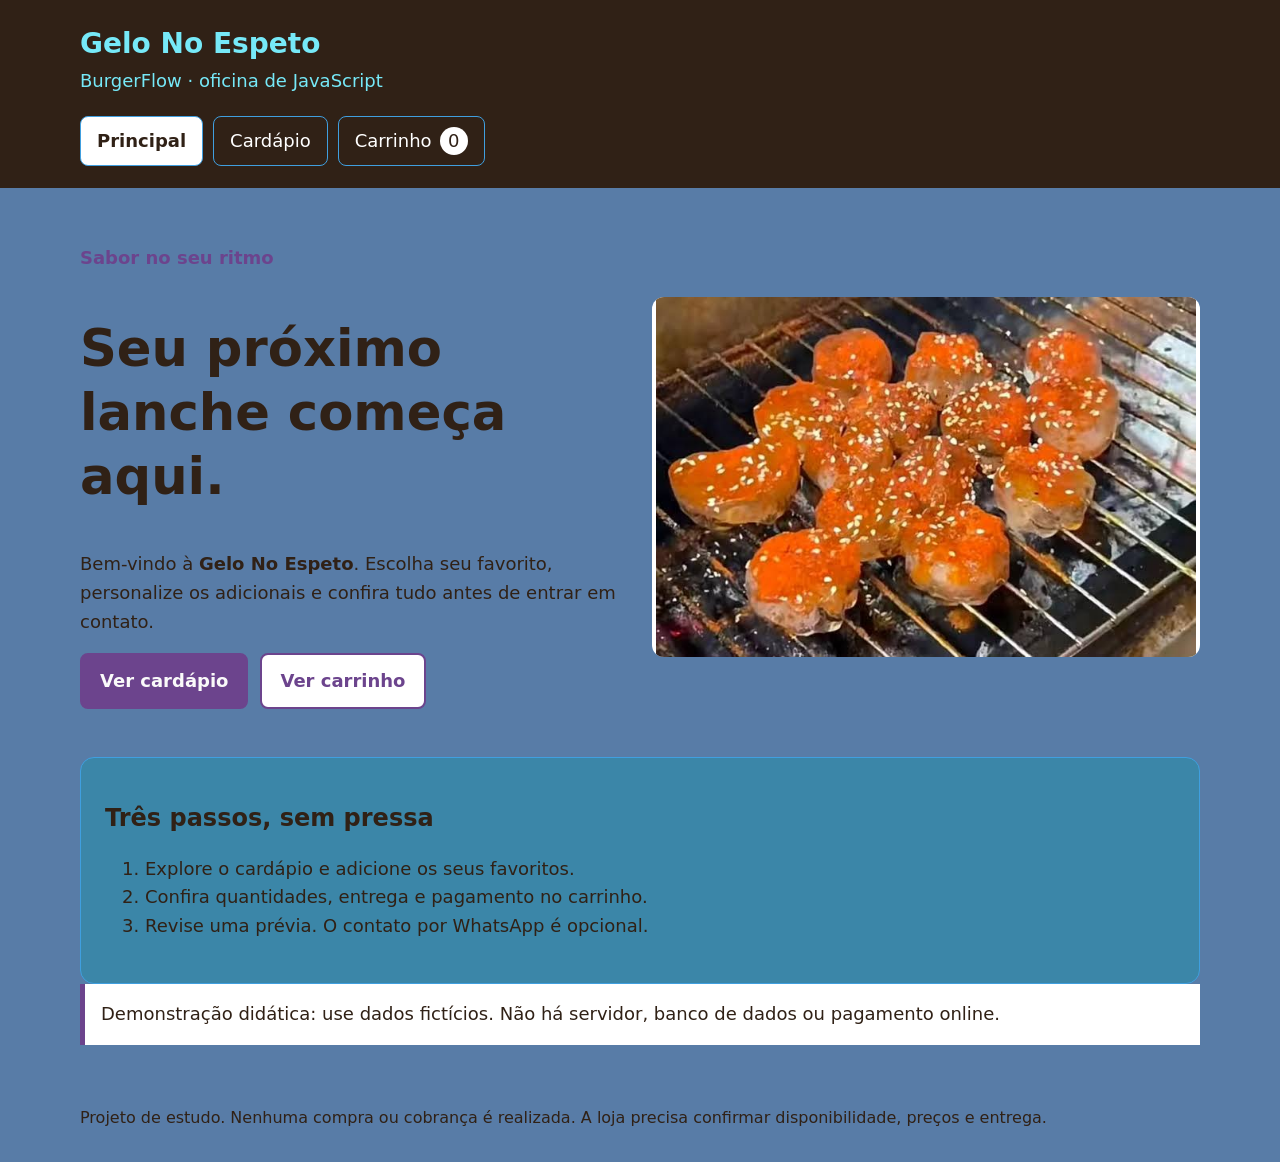
<file: Projeto Pronto - Arthur E.A/index.html>
<!DOCTYPE html>
<html lang="pt-BR">
<head>
<meta charset="UTF-8">
<meta name="viewport" content="width=device-width, initial-scale=1.0">
<title>Principal — Gelo No Espeto</title>
<link rel="icon" href="img/LogoGNP.jpg" type="image/svg+xml">
<link rel="stylesheet" href="css/estilo.css">
<script src="js/configuracao.js" defer>
</script>
<script src="js/regras.js" defer>
</script>
<script src="js/carrinho.js" defer>
</script>
<script src="js/app.js" defer>
</script>
</head>
<body>
<a class="pular" href="#conteudo">Pular para o conteúdo</a>
<header>
<div class="container">
<p class="marca" id="nome-loja">Gelo no Espeto</p>
<p>BurgerFlow · oficina de JavaScript</p>
<nav aria-label="Navegação principal">
<a href="index.html" aria-current="page">Principal</a>
<a href="cardapio.html">Cardápio</a>
<a href="carrinho.html">Carrinho <span data-contador>0</span>
</a>
</nav>
</div>
</header>
<main class="container" id="conteudo">
<noscript><p class="aviso">Ative o JavaScript para adicionar e revisar os lanches. Nada é enviado por este formulário.</p></noscript>
<section class="hero colunas">
<div>
<p class="etapa">Sabor no seu ritmo</p>
<h1>Seu próximo lanche começa aqui.</h1>
<p>Bem-vindo à <strong data-nome-loja>Gelo No Espeto</strong>. Escolha seu favorito, personalize os adicionais e confira tudo antes de entrar em contato.</p>
<div class="acoes">
<a class="botao" href="cardapio.html">Ver cardápio</a>
<a class="botao secundario" href="carrinho.html">Ver carrinho</a>
</div>
</div>
<img class="produto destaque" src="img/GeloGrelhadojpg.jpg" width="640" height="420" alt="Ilustração de hambúrguer com queijo, bacon e pão dourado">
</section>
<section class="cartao">
<h2>Três passos, sem pressa</h2>
<ol>
<li>Explore o cardápio e adicione os seus favoritos.</li>
<li>Confira quantidades, entrega e pagamento no carrinho.</li>
<li>Revise uma prévia. O contato por WhatsApp é opcional.</li>
</ol>
</section>
<p class="aviso">Demonstração didática: use dados fictícios. Não há servidor, banco de dados ou pagamento online.</p>
<p id="status-armazenamento" role="status">
</p>
<noscript>
<p>Ative o JavaScript para montar seu carrinho.</p>
</noscript>
</main>
<footer class="container">Projeto de estudo. Nenhuma compra ou cobrança é realizada. A loja precisa confirmar disponibilidade, preços e entrega.</footer>
</body>
</html>
</file>
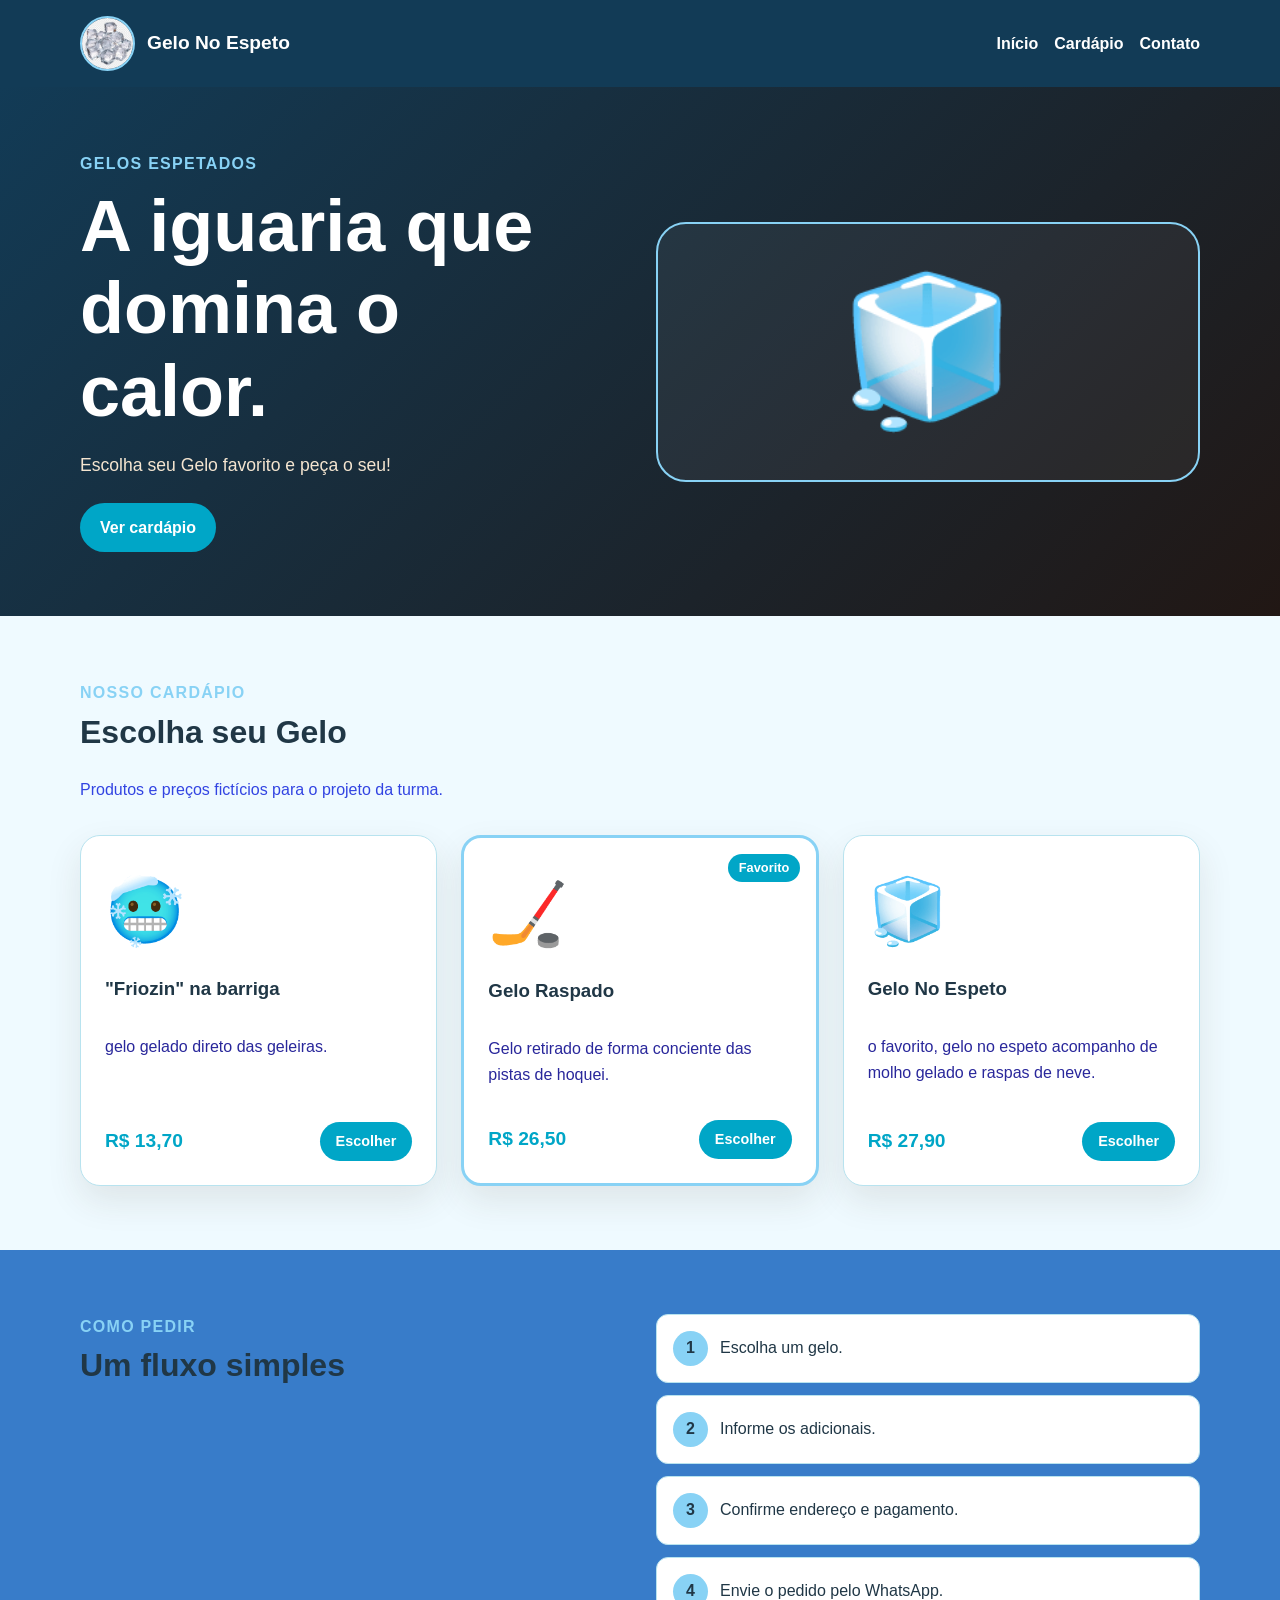
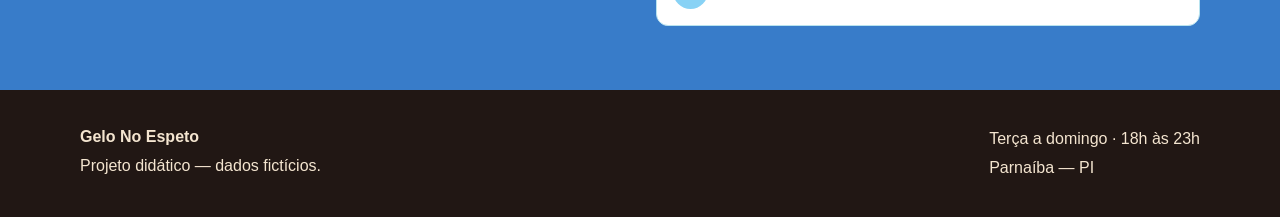
<file: Projeto01/index.html>
<!DOCTYPE html>
<!-- Informa ao navegador que o documento utiliza HTML5. -->

<html lang="pt-BR">
<!-- Tag principal do documento HTML.
     O atributo lang="pt-BR" informa que o idioma da página é português do Brasil. -->

<head>
    <!-- A tag head contém configurações e informações sobre a página.
         Essas informações geralmente não aparecem diretamente no conteúdo do site. -->

    <meta charset="UTF-8">
    <!-- Define a codificação de caracteres como UTF-8.
         Permite exibir corretamente acentos, cedilhas e caracteres especiais. -->

    <meta name="viewport" content="width=device-width, initial-scale=1.0">
    <!-- Configura a visualização em dispositivos móveis.
         width=device-width adapta a largura da página à tela do dispositivo.
         initial-scale=1.0 define o zoom inicial como 100%. -->

    <meta name="description" content="Cardápio da gelaria Gelo No Espeto.">
    <!-- Define uma descrição da página.
         Essa descrição pode ser utilizada pelos mecanismos de busca. -->

    <title>Gelo No Espeto | Gelaria</title>
    <!-- Define o título da página exibido na aba do navegador. -->

    <link rel="icon" href="img/LogoGNP.jpg">
    <!-- Adiciona um ícone à aba do navegador (favicon).
         O arquivo utilizado é logo.jpg, localizado na pasta img. -->

    <link rel="stylesheet" href="css/style.css">
    <!-- Conecta o documento HTML ao arquivo CSS externo.
         O CSS controla cores, fontes, tamanhos, espaçamentos e aparência. -->

</head>
<!-- Finaliza a área de configurações do documento. -->

<body>
    <!-- A tag body contém todo o conteúdo visível da página. -->

    <header class="cabecalho">
        <!-- Define o cabeçalho do site.
             A classe cabecalho permite aplicar estilos através do CSS. -->

        <div class="container cabecalho-conteudo">
            <!-- Cria uma divisão para agrupar os elementos do cabeçalho.
                 As classes container e cabecalho-conteudo permitem estilização. -->

            <a class="logo" href="#inicio">
                <!-- Cria um link clicável.
                     href="#inicio" direciona para o elemento que possui id="inicio".
                     A classe logo permite estilizar o link. -->

                <img src="img/LogoGNP.jpg" alt="Logo Gelo No Espeto">
                <!-- Insere uma imagem na página.
                     src indica o caminho do arquivo da imagem.
                     alt fornece uma descrição alternativa da imagem. -->

                <span>Gelo No Espeto</span>
                <!-- A tag span agrupa um pequeno trecho de texto.
                     É utilizada para estilização sem criar uma nova linha por padrão. -->

            </a>
            <!-- Finaliza o link da logo. -->

            <nav aria-label="Navegação principal">
                <!-- Define uma área de navegação do site.
                     aria-label fornece uma identificação acessível
                     para leitores de tela. -->

                <a href="#inicio">Início</a>
                <!-- Link que direciona para a seção com id="inicio". -->

                <a href="#cardapio">Cardápio</a>
                <!-- Link que direciona para a seção com id="cardapio". -->

                <a href="#contato">Contato</a>
                <!-- Link que direciona para o rodapé com id="contato". -->

            </nav>
            <!-- Finaliza a área de navegação. -->

        </div>
        <!-- Finaliza a divisão do conteúdo do cabeçalho. -->

    </header>
    <!-- Finaliza o cabeçalho do site. -->

    <main>
        <!-- Define o conteúdo principal da página.
             Deve conter o conteúdo central e mais importante do site. -->

        <section class="hero" id="inicio">
            <!-- Cria uma seção de apresentação inicial (Hero).
                 class="hero" permite aplicar estilos CSS.
                 id="inicio" identifica a seção para os links internos. -->

            <div class="container hero-conteudo">
                <!-- Agrupa os elementos da seção inicial.
                     As classes permitem controlar o layout pelo CSS. -->

                <div>
                    <!-- Cria uma divisão para agrupar textos e o botão. -->

                    <p class="destaque">Gelos Espetados</p>
                    <!-- A tag p cria um parágrafo.
                         A classe destaque permite destacar esse texto visualmente. -->

                    <h1>A iguaria que domina o calor.</h1>
                    <!-- Define o título principal da página.
                         h1 representa o título de maior importância do conteúdo. -->

                    <p class="hero-texto">
                        Escolha seu Gelo favorito e peça o seu!
                    </p>
                    <!-- Apresenta um texto descritivo.
                         A classe hero-texto permite personalizar sua aparência. -->

                    <a class="botao" href="#cardapio">Ver cardápio</a>
                    <!-- Cria um link com aparência de botão.
                         Ao clicar, o visitante é direcionado para o cardápio.
                         A classe botao permite aplicar o estilo de botão no CSS. -->

                </div>
                <!-- Finaliza a divisão dos textos e do botão. -->

                <div class="hero-ilustracao" aria-hidden="true">🧊</div>
                <!-- Cria uma divisão que apresenta um emoji de hambúrguer.
                     A classe hero-ilustracao permite estilizar o elemento.
                     aria-hidden="true" faz com que leitores de tela ignorem
                     esse elemento, pois ele tem função apenas decorativa. -->

            </div>
            <!-- Finaliza o conteúdo da apresentação inicial. -->

        </section>
        <!-- Finaliza a seção inicial. -->

        <section class="cardapio" id="cardapio">
            <!-- Cria a seção do cardápio.
                 A classe cardapio permite estilização.
                 O id cardapio permite acessar a seção através de links. -->

            <div class="container">
                <!-- Cria um contêiner para organizar o conteúdo. -->

                <div class="titulo-secao">
                    <!-- Agrupa os títulos e a descrição da seção. -->

                    <p class="destaque">Nosso cardápio</p>
                    <!-- Apresenta um pequeno texto de destaque. -->

                    <h2>Escolha seu Gelo</h2>
                    <!-- Define o título de segundo nível da seção. -->

                    <p>Produtos e preços fictícios para o projeto da turma.</p>
                    <!-- Apresenta uma descrição informativa sobre o cardápio. -->

                </div>
                <!-- Finaliza o agrupamento do título da seção. -->

                <div class="grade-produtos">
                    <!-- Cria uma área para organizar os produtos em uma grade.
                         A classe pode utilizar CSS Grid ou Flexbox para organizar
                         os cartões na página. -->

                    <article class="card">
                        <!-- A tag article representa um conteúdo independente.
                             Neste caso, representa o cartão de um hambúrguer. -->

                        <div class="card-icone" aria-hidden="true">🥶
                         
                        </div>
                        <!-- Exibe um emoji decorativo de hambúrguer.
                             aria-hidden="true" oculta o emoji dos leitores de tela. -->

                        <h3>"Friozin" na barriga</h3>
                        <!-- Define o nome do produto como título de terceiro nível. -->

                        <p>gelo gelado direto das geleiras.</p>
                        <!-- Apresenta a descrição e os ingredientes do produto. -->

                        <div class="card-rodape">
                            <!-- Agrupa o preço e o link de escolha do produto. -->

                            <strong>R$ 13,70</strong>
                            <!-- A tag strong indica que o conteúdo possui importância.
                                 Geralmente é exibida em negrito. -->

                            <a href="#pedido">Escolher</a>
                            <!-- Cria um link que direciona para a seção de pedidos. -->

                        </div>
                        <!-- Finaliza o rodapé do cartão. -->

                    </article>
                    <!-- Finaliza o primeiro cartão de produto. -->

                    <article class="card card-destaque">
                        <!-- Cria o segundo cartão de produto.
                             Possui duas classes:
                             card aplica os estilos gerais do cartão.
                             card-destaque permite destacar esse produto. -->

                        <span class="selo">Favorito</span>
                        <!-- Exibe um pequeno selo com a palavra Favorito.
                             A classe selo permite personalizar sua aparência. -->

                        <div class="card-icone" aria-hidden="true">🏒
                       
                        </div>
                        <!-- Exibe um emoji decorativo de bacon. -->

                        <h3>Gelo Raspado</h3>
                        <!-- Define o nome do segundo hambúrguer. -->

                        <p>Gelo retirado de forma conciente das pistas de hoquei.</p>
                        <!-- Apresenta a descrição do segundo produto. -->

                        <div class="card-rodape">
                            <!-- Agrupa o preço e o link do segundo produto. -->

                            <strong>R$ 26,50</strong>
                            <!-- Exibe o preço do segundo hambúrguer em destaque. -->

                            <a href="#pedido">Escolher</a>
                            <!-- Direciona o visitante para a seção de pedidos. -->

                        </div>
                        <!-- Finaliza o rodapé do segundo cartão. -->

                    </article>
                    <!-- Finaliza o segundo cartão de produto. -->

                    <article class="card">
                        <!-- Cria o terceiro cartão de produto.
                             Utiliza a classe card para manter o padrão visual. -->

                        <div class="card-icone" aria-hidden="true">🧊
                         
                        </div>
                        <!-- Exibe um emoji decorativo de vegetais. -->

                        <h3>Gelo No Espeto</h3>
                        <!-- Define o nome do terceiro hambúrguer. -->

                        <p>o favorito, gelo no espeto acompanho de molho gelado e raspas de neve.</p>
                        <!-- Apresenta a descrição do terceiro produto. -->

                        <div class="card-rodape">
                            <!-- Agrupa o preço e o link do terceiro produto. -->

                            <strong>R$ 27,90</strong>
                            <!-- Exibe o preço do terceiro hambúrguer. -->

                            <a href="#pedido">Escolher</a>
                            <!-- Direciona para a seção de pedidos. -->

                        </div>
                        <!-- Finaliza o rodapé do terceiro cartão. -->

                    </article>
                    <!-- Finaliza o terceiro cartão de produto. -->

                </div>
                <!-- Finaliza a grade que organiza os produtos. -->

            </div>
            <!-- Finaliza o contêiner do cardápio. -->

        </section>
        <!-- Finaliza a seção do cardápio. -->

        <section class="pedido" id="pedido">
            <!-- Cria a seção que explica como realizar um pedido.
                 O id pedido permite que os links dos produtos direcionem
                 o visitante até esta parte da página. -->

            <div class="container pedido-conteudo">
                <!-- Agrupa os elementos da seção de pedidos. -->

                <div>
                    <!-- Cria uma divisão para organizar os títulos. -->

                    <p class="destaque">Como pedir</p>
                    <!-- Exibe um texto de destaque. -->

                    <h2>Um fluxo simples</h2>
                    <!-- Define o título da seção de pedidos. -->

                </div>
                <!-- Finaliza a divisão dos títulos. -->

                <ol>
                    <!-- Cria uma lista ordenada.
                         Os itens recebem uma sequência numérica. -->

                    <li><span>1</span> Escolha um gelo.</li>
                    <!-- li representa um item da lista.
                         span destaca visualmente o número 1. -->

                    <li><span>2</span> Informe os adicionais.</li>
                    <!-- Segundo item da lista de instruções. -->

                    <li><span>3</span> Confirme endereço e pagamento.</li>
                    <!-- Terceiro item da lista de instruções. -->

                    <li><span>4</span> Envie o pedido pelo WhatsApp.</li>
                    <!-- Quarto item da lista de instruções. -->

                </ol>
                <!-- Finaliza a lista ordenada. -->

            </div>
            <!-- Finaliza o contêiner da seção de pedidos. -->

        </section>
        <!-- Finaliza a seção de pedidos. -->

    </main>
    <!-- Finaliza o conteúdo principal da página. -->

    <footer id="contato">
        <!-- Define o rodapé do site.
             O id contato permite acessar essa seção através do menu. -->

        <div class="container rodape-conteudo">
            <!-- Cria um contêiner para organizar as informações do rodapé. -->

            <div>
                <!-- Agrupa o nome da hamburgueria e uma descrição. -->

                <strong>Gelo No Espeto</strong>
                <!-- Exibe o nome da hamburgueria em destaque. -->

                <p>Projeto didático — dados fictícios.</p>
                <!-- Informa que o site é um projeto educacional. -->

            </div>
            <!-- Finaliza o primeiro agrupamento do rodapé. -->

            <div>
                <!-- Agrupa as informações de funcionamento e localização. -->

                <p>Terça a domingo · 18h às 23h</p>
                <!-- Informa os dias e horários de funcionamento fictícios. -->

                <p>Parnaíba — PI</p>
                <!-- Apresenta a localização da hamburgueria. -->

            </div>
            <!-- Finaliza o segundo agrupamento do rodapé. -->

        </div>
        <!-- Finaliza o contêiner do rodapé. -->

    </footer>
    <!-- Finaliza o rodapé da página. -->

</body>
<!-- Finaliza o corpo do documento HTML. -->

</html>
<!-- Finaliza o documento HTML. -->
</file>
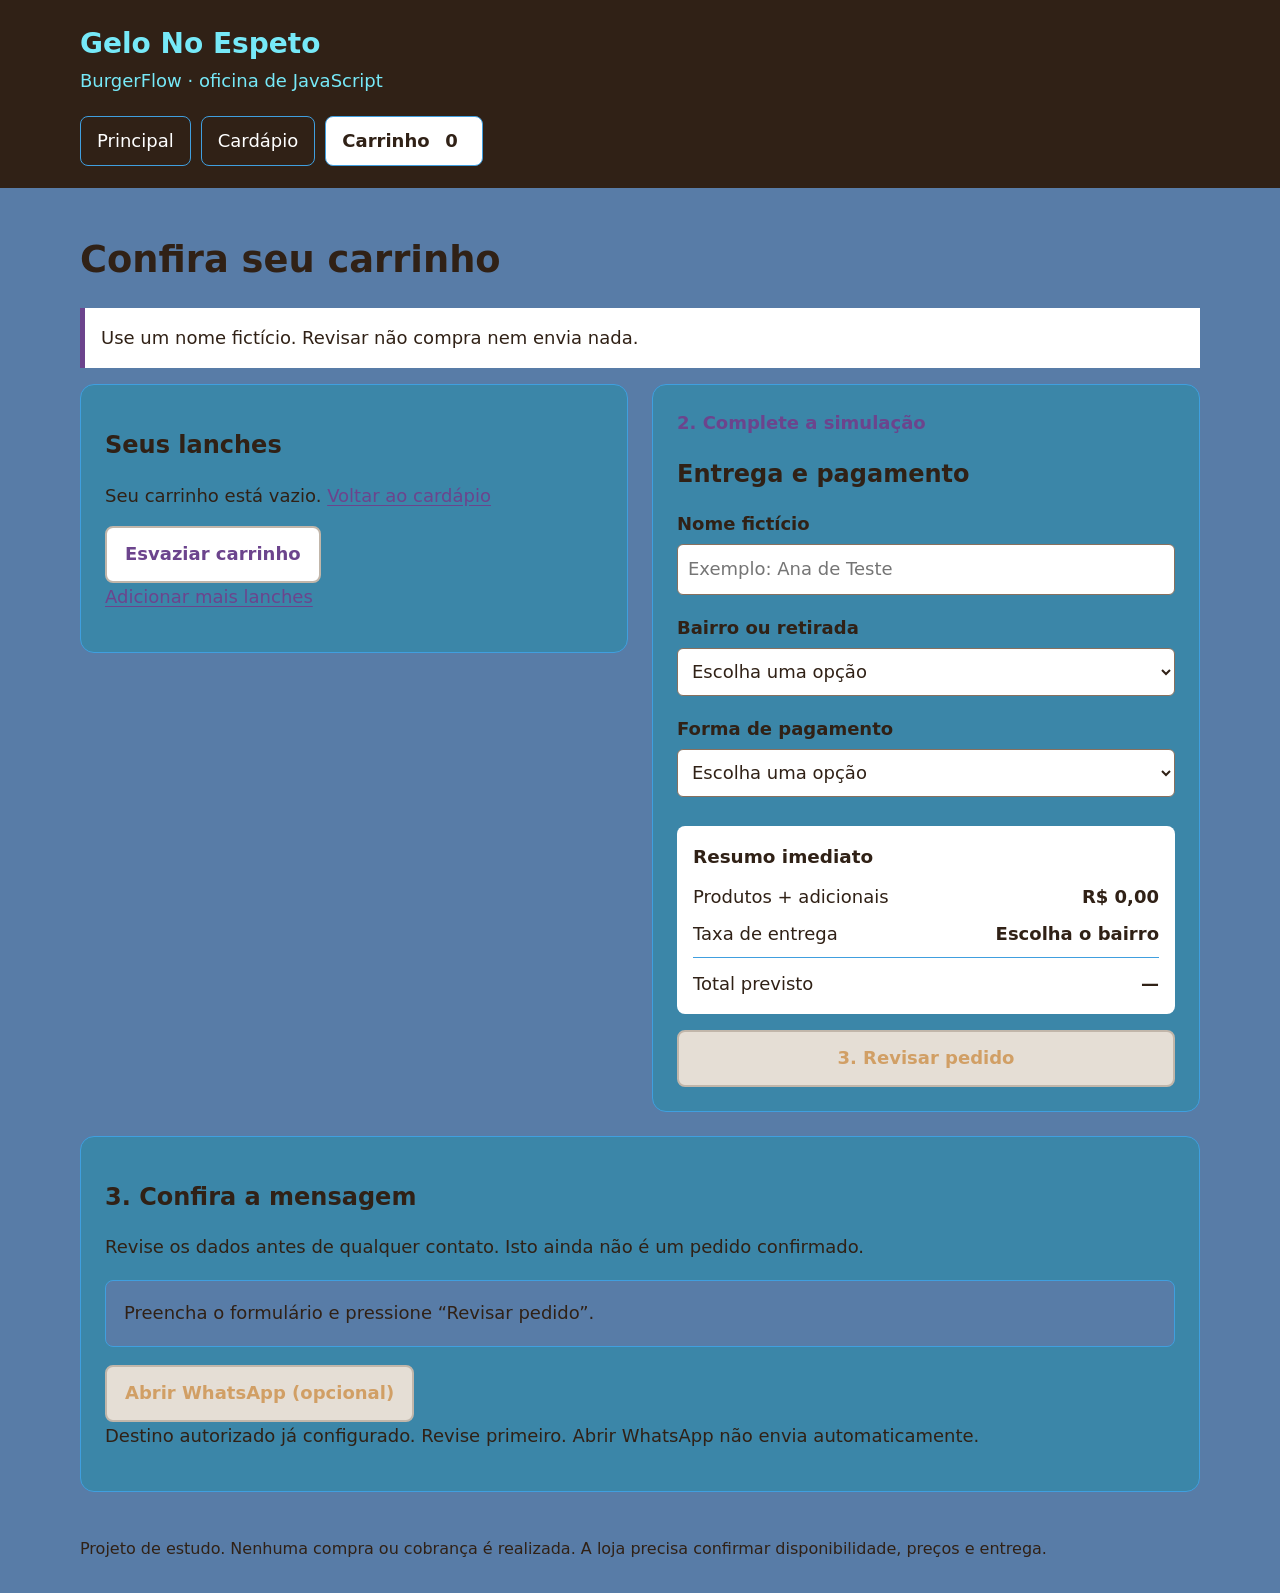
<file: Projeto Pronto - Arthur E.A/carrinho.html>
<!DOCTYPE html>
<html lang="pt-BR">
<head>
<meta charset="UTF-8">
<meta name="viewport" content="width=device-width, initial-scale=1.0">
<title>Carrinho — BurgerFlow</title>
<link rel="icon" href="img/burger-bacon.svg" type="image/svg+xml">
<link rel="stylesheet" href="css/estilo.css">
<script src="js/configuracao.js" defer>
</script>
<script src="js/regras.js" defer>
</script>
<script src="js/carrinho.js" defer>
</script>
<script src="js/app.js" defer>
</script>
<script src="js/carrinho-pagina.js" defer>
</script>
</head>
<body>
<a class="pular" href="#conteudo">Pular para o conteúdo</a>
<header>
<div class="container">
<p class="marca" id="nome-loja">Fogo de Palha</p>
<p>BurgerFlow · oficina de JavaScript</p>
<nav aria-label="Navegação principal">
<a href="index.html">Principal</a>
<a href="cardapio.html">Cardápio</a>
<a href="carrinho.html" aria-current="page">Carrinho <span data-contador>0</span>
</a>
</nav>
</div>
</header>
<main class="container" id="conteudo">
<noscript><p class="aviso">Ative o JavaScript para adicionar e revisar os lanches. Nada é enviado por este formulário.</p></noscript>
<h1>Confira seu carrinho</h1>
<p class="aviso">Use um nome fictício. Revisar não compra nem envia nada.</p>
<p id="status-armazenamento" role="status" tabindex="-1">
</p>        <form id="formulario" novalidate>
            <div class="colunas">
<section class="cartao">
<h2>Seus lanches</h2>
<div id="itens-carrinho">
</div>
<p id="carrinho-vazio">Seu carrinho está vazio. <a href="cardapio.html">Voltar ao cardápio</a>
</p>
<button id="esvaziar" type="button" class="secundario">Esvaziar carrinho</button>
<p>
<a href="cardapio.html">Adicionar mais lanches</a>
</p>
</section>                <section class="cartao" aria-labelledby="titulo-dados">
                    <p class="etapa">2. Complete a simulação</p>
                    <h2 id="titulo-dados">Entrega e pagamento</h2>
                    <label for="nome">Nome fictício</label>
                    <input id="nome" name="nome" type="text" minlength="3" maxlength="60" autocomplete="off" placeholder="Exemplo: Ana de Teste" required>
                    <label for="bairro">Bairro ou retirada</label>
                    <select id="bairro" name="bairro" required>
                        <option value="">Escolha uma opção</option>
                        <option value="centro">Centro — taxa de R$ 5,00</option>
                        <option value="sao-judas">São Judas — taxa de R$ 7,00</option>
                        <option value="retirada">Retirada — sem taxa</option>
                    </select>
                    <label for="pagamento">Forma de pagamento</label>
                    <select id="pagamento" name="pagamento" required>
                        <option value="">Escolha uma opção</option>
                        <option value="pix">Pix</option>
                        <option value="cartao">Cartão</option>
                        <option value="dinheiro">Dinheiro</option>
                    </select>
                    <div id="campo-troco" hidden>
                        <label for="troco">Vai pagar com quanto? (opcional)</label>
                        <input id="troco" name="troco" type="number" min="0" step="0.01" inputmode="decimal" disabled aria-describedby="ajuda-troco">
                        <small id="ajuda-troco">Exemplo: 100. Deixe vazio se não precisar de troco. Não informe dados de cartão.</small>
                    </div>
                    <section class="resumo" aria-label="Valores previstos" aria-live="polite" aria-atomic="true">
                        <h3>Resumo imediato</h3>
                        <dl>
                            <div>
<dt>Produtos + adicionais</dt>
<dd id="subtotal">—</dd>
</div>
                            <div>
<dt>Taxa de entrega</dt>
<dd id="taxa">Escolha o bairro</dd>
</div>
                            <div class="total">
<dt>Total previsto</dt>
<dd id="total">—</dd>
</div>
                        </dl>
                    </section>
                    <p id="erro" class="erro" role="alert" tabindex="-1">
</p>
                    <button id="revisar" type="submit" disabled>3. Revisar pedido</button>
                </section>
            </div>
        </form>
        <section class="cartao revisao" aria-labelledby="titulo-revisao">
            <h2 id="titulo-revisao">3. Confira a mensagem</h2>
            <p>Revise os dados antes de qualquer contato. Isto ainda não é um pedido confirmado.</p>
            <pre id="mensagem" tabindex="0" aria-live="polite">Preencha o formulário e pressione “Revisar pedido”.</pre>
            <button id="whatsapp" type="button" disabled aria-describedby="aviso-whatsapp">Abrir WhatsApp (opcional)</button>
            <p id="aviso-whatsapp">Destino autorizado já configurado. Revise primeiro. Abrir WhatsApp não envia automaticamente.</p>
        </section>
</main>
<footer class="container">Projeto de estudo. Nenhuma compra ou cobrança é realizada. A loja precisa confirmar disponibilidade, preços e entrega.</footer>
</body>
</html>
</file>
<file: Projeto Pronto - Arthur E.A/css/estilo.css>
/* Personalize as cores aqui. Mantenha contraste entre texto e fundo. */
:root {
    --fundo: #587ca7;
    --papel: #3b86a8;
    --texto: #302116;
    --destaque: #6c448d;
    --borda: #409fdf;
    --suave: #ffffff;
}
* { box-sizing: border-box; }
body { margin: 0; background: var(--fundo); color: var(--texto); font: 1.125rem/1.6 system-ui, sans-serif; }
.container { width: min(1120px, 100% - 40px); margin: auto; }
header { background: var(--texto); color: rgb(118, 233, 248); padding: 22px 0; }
header p { margin: 0; }
.marca { font-size: 1.75rem; font-weight: 800; }
main { padding: 24px 0; }
h1 { font-size: clamp(1.65rem, 4vw, 2.3rem); line-height: 1.25; }
h2 { font-size: 1.5rem; line-height: 1.35; }
h3 { margin: 0; font-size: 1.15rem; }
p { margin: 0 0 16px; }
.aviso { padding: 16px; border-left: 5px solid var(--destaque); background: var(--suave); }
.colunas { display: grid; grid-template-columns: 1fr 1fr; gap: 24px; align-items: start; }
.cartao { background: var(--papel); border: 1px solid var(--borda); border-radius: 14px; padding: 24px; }
.etapa { color: var(--destaque); font-weight: 750; }
.produto { display: block; width: 100%; max-height: 220px; object-fit: contain; border-radius: 12px; background: var(--suave); }
.preco { font-size: 1.6rem; font-weight: 800; color: var(--destaque); }
label, legend { font-weight: 650; }
label { display: block; margin-top: 14px; }
input:not([type="checkbox"]), select { width: 100%; min-height: 48px; margin: 5px 0; padding: 10px; border: 1px solid #88705e; border-radius: 6px; background: white; color: var(--texto); font: inherit; }
input[type="checkbox"] { width: 24px; height: 24px; flex-shrink: 0; accent-color: var(--destaque); }
fieldset { margin: 22px 0 0; padding: 12px; border: 1px solid var(--borda); border-radius: 8px; }
.opcao { display: flex; align-items: center; gap: 10px; min-height: 48px; margin-top: 0; flex-wrap: wrap; }
small { display: block; font-size: .95rem; }
.resumo { background: var(--suave); padding: 16px; margin-top: 24px; border-radius: 8px; }
dl { margin: 12px 0 0; }
dl div { display: flex; justify-content: space-between; gap: 12px; margin-top: 8px; }
dd { margin: 0; font-weight: 750; text-align: right; }
.total { border-top: 1px solid var(--borda); padding-top: 12px; }
button { min-height: 48px; max-width: 100%; border: 2px solid var(--destaque); border-radius: 8px; background: var(--destaque); color: white; font: inherit; font-weight: 750; padding: 12px 18px; cursor: pointer; }
#revisar { width: 100%; }
button:disabled { border-color: #c1b6aa; background: #e5ded5; color: #d19f65; cursor: not-allowed; }
button.secundario { background: white; color: var(--destaque); }
:focus-visible { outline: 3px solid #165bbc; outline-offset: 4px; }
.erro { color: #9b1717; font-weight: 650; margin-top: 12px; }
.revisao, .rascunho { margin-top: 24px; }
pre { white-space: pre-wrap; overflow-wrap: anywhere; font: inherit; padding: 18px; background: var(--fundo); border: 1px solid var(--borda); border-radius: 8px; }
footer { padding: 20px 0 32px; font-size: 1rem; }
.pular { position: absolute; top: -100px; left: 16px; background: white; color: var(--texto); padding: 10px; z-index: 1; }
.pular:focus { top: 10px; }
[hidden] { display: none !important; }
@media (max-width: 760px) {
    .colunas { grid-template-columns: 1fr; }
    .cartao { padding: 18px; }
    .container { width: calc(100% - 24px); }
    dl div { flex-wrap: wrap; }
}

/* Três documentos, a mesma identidade visual. */
a { color: var(--destaque); text-underline-offset: 3px; }
nav { display: flex; flex-wrap: wrap; gap: 10px; margin-top: 20px; }
nav a { display: inline-flex; align-items: center; gap: 8px; padding: 10px 16px; min-height: 48px; color: white; border: 1px solid #409fdf; border-radius: 8px; text-decoration: none; }
nav a[aria-current="page"] { background: var(--suave); color: var(--texto); font-weight: 800; }
[data-contador] { min-width: 28px; border-radius: 20px; padding: 0 6px; text-align: center; background: white; color: var(--texto); }
.hero { align-items: center; padding: 32px 0 48px; }
.hero h1 { font-size: clamp(2rem, 4vw, 3.25rem); }
.produto.destaque { max-height: 360px; height: auto; }
.acoes { display: flex; flex-wrap: wrap; gap: 12px; }
.botao { display: inline-block; min-height: 48px; padding: 12px 18px; background: var(--destaque); color: rgb(250, 250, 250); border: 2px solid var(--destaque); border-radius: 8px; font-weight: 750; text-decoration: none; text-align: center; }
.botao.secundario { background: white; color: var(--destaque); }
.catalogo { display: grid; grid-template-columns: repeat(3, minmax(0, 1fr)); gap: 20px; margin: 24px 0; }
.produto-card { padding: 20px; display: flex; flex-direction: column; }
.produto-card .descricao { min-height: 90px; }
.produto-card h2 { margin-bottom: 8px; }
.produto-card fieldset { margin: 16px 0; }
.produto-card button { margin-top: auto; }
.produto-card label.opcao { font-size: 1rem; gap: 8px; flex-wrap: nowrap; }
.item-carrinho { padding: 18px 0; border-bottom: 1px solid var(--borda); }
.item-carrinho h3 { font-size: 1.3rem; }
.item-carrinho .extras { margin: 8px 0; }
.item-carrinho .valor-item { margin: 8px 0; font-weight: 750; }
#status-armazenamento { font-size: 1rem; overflow-wrap: anywhere; }
#feedback:not(:empty) { padding: 16px; background: var(--suave); border-left: 5px solid var(--destaque); }
@media (max-width: 950px) { .catalogo { grid-template-columns: 1fr; } .produto-card .descricao { min-height: 0; } .produto-card .produto { max-height: 240px; } }
@media (max-width: 480px) { nav { gap: 6px; } nav a { padding: 8px 10px; font-size: 1rem; } .hero { padding: 16px 0 28px; } }
</file>
<file: Projeto01/css/style.css>
/* =========================================
   1. VARIÁVEIS GLOBAIS DO SITE
   ========================================= */

/* :root representa o elemento principal do HTML.
   Aqui criamos variáveis para reutilizar as cores
   em diferentes partes do site. */

:root {
    --fundo: #effaff;           /* Azul muito claro de fundo */
    --escuro: #123b56;          /* Azul escuro do cabeçalho */
    --texto: #203746;           /* Cor padrão dos textos */
    --dourado: #88d2f5;         /* Amarelo tropical para destaques */
    --vermelho: #00a6c7;        /* Azul turquesa dos botões */
    --vermelho-escuro: #007f9e; /* Turquesa escuro ao passar o mouse */
    --borda: #b8e3ef;           /* Azul claro das bordas */
    --branco: #ffffff;          /* Branco para cartões e elementos */
}


/* =========================================
   2. CONFIGURAÇÃO GERAL
   ========================================= */

/* O seletor * (universal) seleciona todos os
   elementos HTML da página. */

* {
    box-sizing: border-box; /* Inclui padding e borda no tamanho total */
}


/* html representa a estrutura principal da página. */

html {
    scroll-behavior: smooth; /* Faz a rolagem da página ser suave */
}


/* body representa o corpo da página, onde fica
   todo o conteúdo visível do site. */

body {
    margin: 0; /* Remove a margem padrão do navegador */
    background: var(--fundo); /* Define a cor de fundo */
    color: var(--texto); /* Define a cor padrão dos textos */
    font-family: Arial, Helvetica, sans-serif; /* Define a fonte */
    line-height: 1.6; /* Define o espaçamento entre as linhas */
}


/* img seleciona todas as imagens do site. */

img {
    max-width: 100%; /* Impede que a imagem ultrapasse seu espaço */
}


/* =========================================
   3. CONTAINER PRINCIPAL
   ========================================= */

/* .container é uma classe usada para centralizar
   e limitar a largura do conteúdo do site. */

.container {
    width: min(90%, 1120px); /* Usa 90% da tela, até 1120px */
    margin: 0 auto; /* Centraliza horizontalmente */
}


/* =========================================
   4. CABEÇALHO DO SITE
   ========================================= */

/* .cabecalho estiliza a parte superior do site. */

.cabecalho {
    background: var(--escuro); /* Fundo escuro */
    color: var(--branco); /* Texto branco */
}


/* .cabecalho-conteudo organiza o logotipo e o menu. */

.cabecalho-conteudo {
    display: flex; /* Ativa o Flexbox */
    flex-direction: column; /* Organiza os elementos em coluna */
    gap: 1rem; /* Espaço entre os elementos */
    padding: 1rem 0; /* Espaçamento interno superior e inferior */
}


/* .logo estiliza o logotipo e seu texto. */

.logo {
    display: flex; /* Coloca imagem e texto lado a lado */
    align-items: center; /* Alinha os elementos verticalmente */
    gap: 0.75rem; /* Espaço entre a imagem e o texto */
    color: var(--branco); /* Cor branca */
    font-size: 1.2rem; /* Tamanho da fonte */
    font-weight: bold; /* Texto em negrito */
    text-decoration: none; /* Remove o sublinhado do link */
}


/* .logo img seleciona somente a imagem dentro do logotipo. */

.logo img {
    width: 55px; /* Largura da imagem */
    height: 55px; /* Altura da imagem */
    border: 2px solid var(--dourado); /* Borda dourada */
    border-radius: 50%; /* Transforma a imagem em círculo */
    object-fit: cover; /* Preenche o espaço sem distorcer a imagem */
}


/* =========================================
   5. MENU DE NAVEGAÇÃO
   ========================================= */

/* nav representa a área de navegação do site. */

nav {
    display: flex; /* Organiza os links com Flexbox */
    flex-wrap: wrap; /* Permite quebrar os links em outra linha */
    gap: 1rem; /* Espaço entre os links */
}


/* nav a seleciona todos os links dentro do menu. */

nav a {
    color: var(--branco); /* Cor branca dos links */
    font-weight: bold; /* Deixa os links em negrito */
    text-decoration: none; /* Remove o sublinhado */
}


/* :hover aplica um efeito quando o mouse passa sobre o link. */

nav a:hover {
    color: var(--dourado); /* Muda a cor do link para dourado */
}


/* =========================================
   6. SEÇÃO PRINCIPAL (HERO)
   ========================================= */

/* .hero representa a primeira seção de destaque do site,
   geralmente contendo título, texto e ilustração. */

.hero {
    padding: 4rem 0; /* Espaçamento interno superior e inferior */
    background: linear-gradient(135deg, var(--escuro), #211714);
    /* Cria um degradê diagonal entre duas cores */
    color: var(--branco); /* Define os textos como brancos */
}


/* .hero-conteudo organiza o texto e a ilustração. */

.hero-conteudo {
    display: grid; /* Ativa o CSS Grid */
    gap: 2rem; /* Espaço entre os elementos */
    align-items: center; /* Alinha os elementos verticalmente */
}


/* .destaque estiliza um pequeno texto de destaque. */

.destaque {
    margin: 0 0 0.5rem; /* Remove margens, exceto a inferior */
    color: var(--dourado); /* Texto dourado */
    font-weight: bold; /* Texto em negrito */
    letter-spacing: 0.08em; /* Aumenta o espaço entre as letras */
    text-transform: uppercase; /* Transforma letras em maiúsculas */
}


/* h1, h2 e h3 representam os títulos HTML.
   As configurações abaixo são aplicadas aos três. */

h1,
h2,
h3 {
    margin-top: 0; /* Remove a margem superior */
    line-height: 1.15; /* Aproxima as linhas dos títulos */
}


/* h1 representa o título principal da página. */

h1 {
    max-width: 12ch; /* Limita a largura do título */
    margin-bottom: 1rem; /* Espaço abaixo do título */
    font-size: clamp(2.5rem, 8vw, 4.5rem);
    /* Tamanho responsivo: mínimo 2.5rem e máximo 4.5rem */
}


/* h2 representa os títulos secundários. */

h2 {
    font-size: 2rem; /* Define o tamanho do título */
}


/* .hero-texto estiliza o parágrafo da seção principal. */

.hero-texto {
    max-width: 50ch; /* Limita a largura do texto */
    margin-bottom: 1.5rem; /* Espaço abaixo do parágrafo */
    color: #f4e5d0; /* Cor bege clara */
    font-size: 1.1rem; /* Aumenta um pouco a fonte */
}


/* .hero-ilustracao estiliza a área da ilustração. */

.hero-ilustracao {
    display: grid; /* Ativa o CSS Grid */
    min-height: 260px; /* Define a altura mínima */
    place-items: center; /* Centraliza o conteúdo horizontal e verticalmente */
    border: 2px solid var(--dourado); /* Borda dourada */
    border-radius: 30px; /* Arredonda os cantos */
    background: rgba(255, 255, 255, 0.05);
    /* Fundo branco com 5% de opacidade */
    font-size: 9rem; /* Aumenta o tamanho do ícone ou emoji */
}


/* =========================================
   7. BOTÕES DO SITE
   ========================================= */

/* .botao seleciona os botões com essa classe.
   .card a seleciona os links que estão dentro dos cartões.
   Ambos recebem a mesma aparência. */

.botao,
.card a {
    display: inline-block; /* Permite aplicar dimensões e espaçamentos */
    padding: 0.75rem 1.25rem; /* Espaçamento interno */
    border-radius: 999px; /* Deixa os cantos arredondados */
    background: var(--vermelho); /* Fundo vermelho */
    color: var(--branco); /* Texto branco */
    font-weight: bold; /* Texto em negrito */
    text-decoration: none; /* Remove o sublinhado */
}


/* Efeito aplicado aos botões quando o mouse passa sobre eles. */

.botao:hover,
.card a:hover {
    background: var(--vermelho-escuro); /* Escurece o fundo */
}


/* =========================================
   8. SEÇÃO DO CARDÁPIO
   ========================================= */

/* .cardapio estiliza a seção onde ficam os produtos. */

.cardapio {
    padding: 4rem 0; /* Espaçamento interno superior e inferior */
}


/* .titulo-secao estiliza a área do título do cardápio. */

.titulo-secao {
    max-width: 650px; /* Limita a largura máxima */
    margin-bottom: 2rem; /* Espaço abaixo da seção */
}


/* Seleciona o último parágrafo dentro de .titulo-secao.
   :last-child identifica o último elemento filho. */

.titulo-secao p:last-child {
    color: #3244e2; /* Define a cor do último parágrafo */
}


/* =========================================
   9. GRADE DE PRODUTOS
   ========================================= */

/* .grade-produtos organiza os cartões dos produtos. */

.grade-produtos {
    display: grid; /* Ativa o CSS Grid */
    gap: 1.5rem; /* Espaço entre os cartões */
}


/* =========================================
   10. CARTÕES DOS PRODUTOS
   ========================================= */

/* .card estiliza cada cartão individual do cardápio. */

.card {
    position: relative; /* Serve de referência para elementos absolutos */
    display: flex; /* Ativa o Flexbox */
    flex-direction: column; /* Organiza o conteúdo em coluna */
    padding: 1.5rem; /* Espaçamento interno */
    border: 1px solid var(--borda); /* Borda fina */
    border-radius: 20px; /* Arredonda os cantos */
    background: var(--branco); /* Fundo branco */
    box-shadow: 0 15px 35px rgba(70, 49, 32, 0.1);
    /* Adiciona sombra ao redor do cartão */
}


/* .card-destaque identifica um cartão especial do cardápio. */

.card-destaque {
    border: 3px solid var(--dourado); /* Borda dourada mais grossa */
}


/* =========================================
   11. SELO DOS PRODUTOS
   ========================================= */

/* .selo estiliza etiquetas como "Mais vendido" ou "Destaque". */

.selo {
    position: absolute; /* Permite posicionamento independente */
    top: 1rem; /* Distância em relação ao topo do cartão */
    right: 1rem; /* Distância em relação à direita do cartão */
    padding: 0.25rem 0.65rem; /* Espaçamento interno */
    border-radius: 999px; /* Deixa o selo arredondado */
    background: var(--vermelho); /* Fundo vermelho */
    color: var(--branco); /* Texto branco */
    font-size: 0.8rem; /* Tamanho da fonte */
    font-weight: bold; /* Texto em negrito */
}


/* =========================================
   12. ÍCONE DOS CARTÕES
   ========================================= */

/* .card-icone estiliza o ícone ou emoji do produto. */

.card-icone {
    margin-bottom: 1rem; /* Espaço abaixo do ícone */
    font-size: 4rem; /* Tamanho do ícone */
}


/* Seleciona todos os parágrafos que estão dentro dos cartões. */

.card p {
    color: #29279b; /* Define a cor dos parágrafos */
}


/* =========================================
   13. RODAPÉ DOS CARTÕES
   ========================================= */

/* .card-rodape organiza o preço e o botão do produto. */

.card-rodape {
    display: flex; /* Coloca os elementos lado a lado */
    align-items: center; /* Alinha verticalmente ao centro */
    justify-content: space-between; /* Separa os elementos */
    gap: 1rem; /* Espaço entre preço e botão */
    margin-top: auto; /* Empurra o rodapé para baixo no cartão */
    padding-top: 1rem; /* Espaçamento interno superior */
}


/* Seleciona o elemento strong dentro do rodapé do cartão.
   Normalmente é utilizado para destacar o preço. */

.card-rodape strong {
    color: var(--vermelho); /* Cor vermelha */
    font-size: 1.2rem; /* Aumenta o tamanho do preço */
}


/* Ajusta especificamente os links dentro dos cartões. */

.card a {
    padding: 0.5rem 1rem; /* Espaçamento interno menor */
    font-size: 0.9rem; /* Diminui o tamanho da fonte */
}


/* =========================================
   14. SEÇÃO DE PEDIDOS
   ========================================= */

/* .pedido estiliza a seção que explica como fazer um pedido. */

.pedido {
    padding: 4rem 0; /* Espaçamento interno superior e inferior */
    background: #387cc9; /* Fundo bege claro */
}


/* .pedido-conteudo organiza o conteúdo da seção de pedidos. */

.pedido-conteudo {
    display: grid; /* Ativa o CSS Grid */
    gap: 2rem; /* Espaço entre os elementos */
}


/* =========================================
   15. LISTA DE PEDIDOS
   ========================================= */

/* ol representa uma lista ordenada.
   Aqui removemos a aparência padrão da lista. */

.pedido ol {
    display: grid; /* Organiza os itens em grade */
    gap: 0.75rem; /* Espaço entre os itens */
    margin: 0; /* Remove as margens */
    padding: 0; /* Remove o preenchimento */
    list-style: none; /* Remove a numeração padrão */
}


/* li representa cada item da lista de pedidos. */

.pedido li {
    display: flex; /* Organiza os elementos lado a lado */
    align-items: center; /* Alinha verticalmente ao centro */
    gap: 0.75rem; /* Espaço entre os elementos */
    padding: 1rem; /* Espaçamento interno */
    border: 1px solid var(--borda); /* Cria uma borda */
    border-radius: 12px; /* Arredonda os cantos */
    background: var(--branco); /* Fundo branco */
}


/* span seleciona o elemento que contém o número
   ou indicador de cada etapa do pedido. */

.pedido li span {
    display: grid; /* Ativa o CSS Grid */
    width: 35px; /* Largura do círculo */
    height: 35px; /* Altura do círculo */
    place-items: center; /* Centraliza o número */
    border-radius: 50%; /* Transforma em círculo */
    background: var(--dourado); /* Fundo dourado */
    font-weight: bold; /* Número em negrito */
}


/* =========================================
   16. RODAPÉ DO SITE
   ========================================= */

/* footer representa a parte inferior da página. */

footer {
    padding: 2rem 0; /* Espaçamento interno superior e inferior */
    background: #211714; /* Fundo escuro */
    color: #f4e5d0; /* Cor clara dos textos */
}


/* .rodape-conteudo organiza as informações do rodapé. */

.rodape-conteudo {
    display: grid; /* Ativa o CSS Grid */
    gap: 1rem; /* Espaço entre os elementos */
}


/* Seleciona todos os parágrafos dentro do rodapé. */

footer p {
    margin: 0.25rem 0; /* Margem superior e inferior */
}


/* =========================================
   17. RESPONSIVIDADE DO SITE
   ========================================= */

/* @media permite adaptar o site a diferentes telas.
   min-width: 700px significa que estas regras
   serão aplicadas em telas com largura de 700px ou mais. */

@media (min-width: 700px) {

    /* Cabeçalho e rodapé passam a organizar
       os elementos horizontalmente. */

    .cabecalho-conteudo,
    .rodape-conteudo {
        flex-direction: row; /* Organiza em linha */
        align-items: center; /* Alinha verticalmente */
        justify-content: space-between; /* Distribui os elementos */
    }

    /* Cabeçalho utiliza Flexbox em telas maiores. */

    .cabecalho-conteudo {
        display: flex; /* Ativa o Flexbox */
    }

    /* Rodapé também utiliza Flexbox. */

    .rodape-conteudo {
        display: flex; /* Ativa o Flexbox */
    }

    /* Seção principal e pedidos passam a ter duas colunas. */

    .hero-conteudo,
    .pedido-conteudo {
        grid-template-columns: 1fr 1fr;
        /* Divide o espaço em duas colunas iguais */
    }

    /* Os produtos passam a ser organizados em três colunas. */

    .grade-produtos {
        grid-template-columns: repeat(3, 1fr);
        /* Cria três colunas de tamanhos iguais */
    }
}

/* =========================================
   FIM DO ARQUIVO CSS
   ========================================= */
</file>
